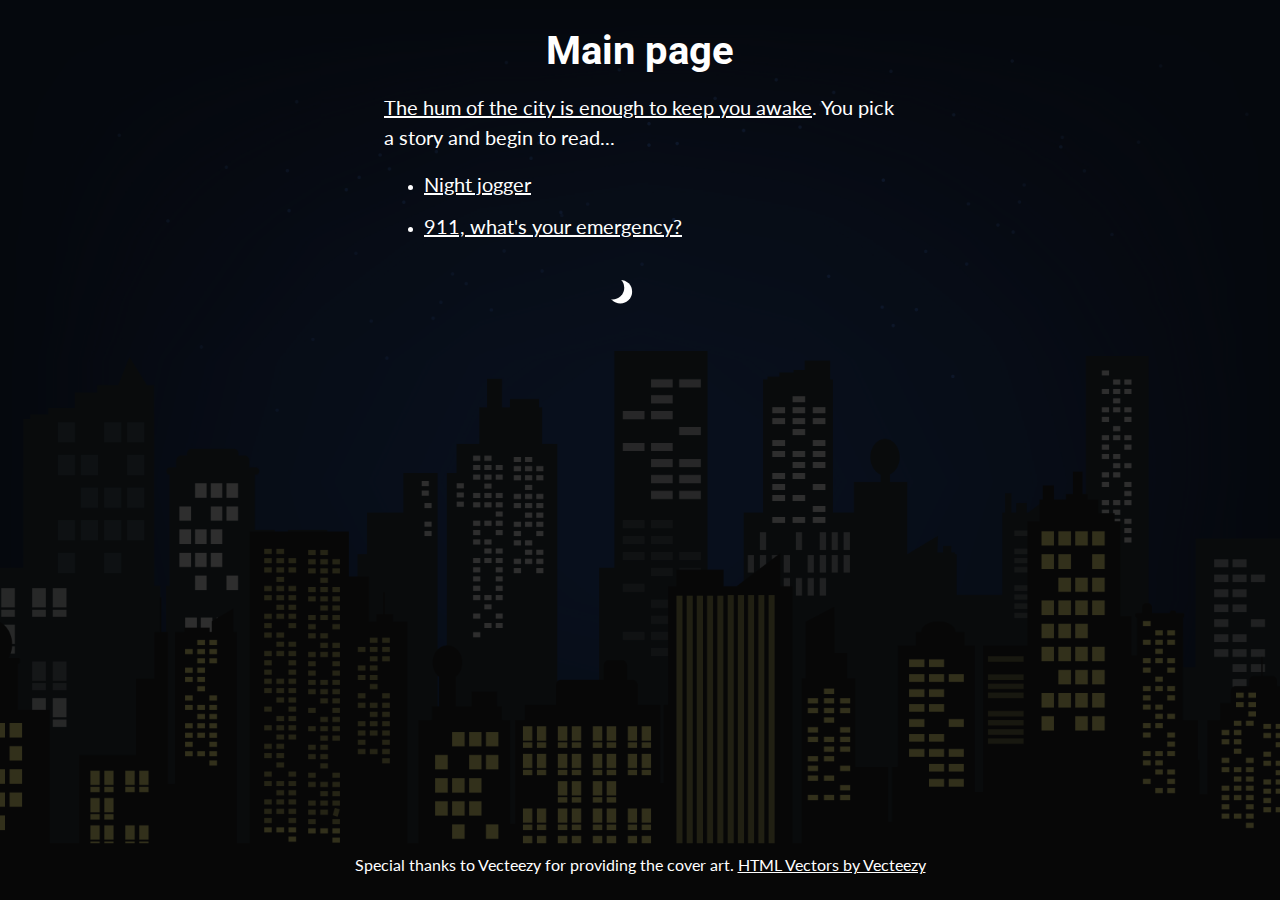
<file: index.html>
<html>
	<head>
		<title>Under the streetlamp</title>
		<link rel="stylesheet" href="streetlamp.css">
	</head>

	<body>
		<div id="cover"></div>
		<div id="main">
			<h1>Main page</h1>
			<br>
			<p><a href="/about">The hum of the city is enough to keep you awake</a>. You pick a story and begin to read...</p>
			<ul>
				<li><a href="/nightjogger">Night jogger</a></li>
				<br>
				<li><a href="/911">911, what's your emergency?</a></li>
			</ul>
			<br>
			<svg viewbox="0 0 130 10" width="100%">
				<defs>
					<mask id="mask" x="0" y="0" width="80" height="30">
						<circle cx="50%" cy="50%" transform="translate(5, 0)" r="3" fill="white"/>
						<circle cx="50%" cy="50%" transform="translate(3, -1)" r="3" fill="black"/>
					</mask>
				</defs>
				<rect x="50%" y="0" width="10" height="10" mask="url(#mask)" fill="white" transform="translate(-10, 0)"/>    
			</svg>
		</div>
		<div id="footer"><p>Special thanks to Vecteezy for providing the cover art. <a target="_blank" href="https://www.vecteezy.com/free-vector/html">HTML Vectors by Vecteezy</a></p></div>
	</body>
</html>
</file>
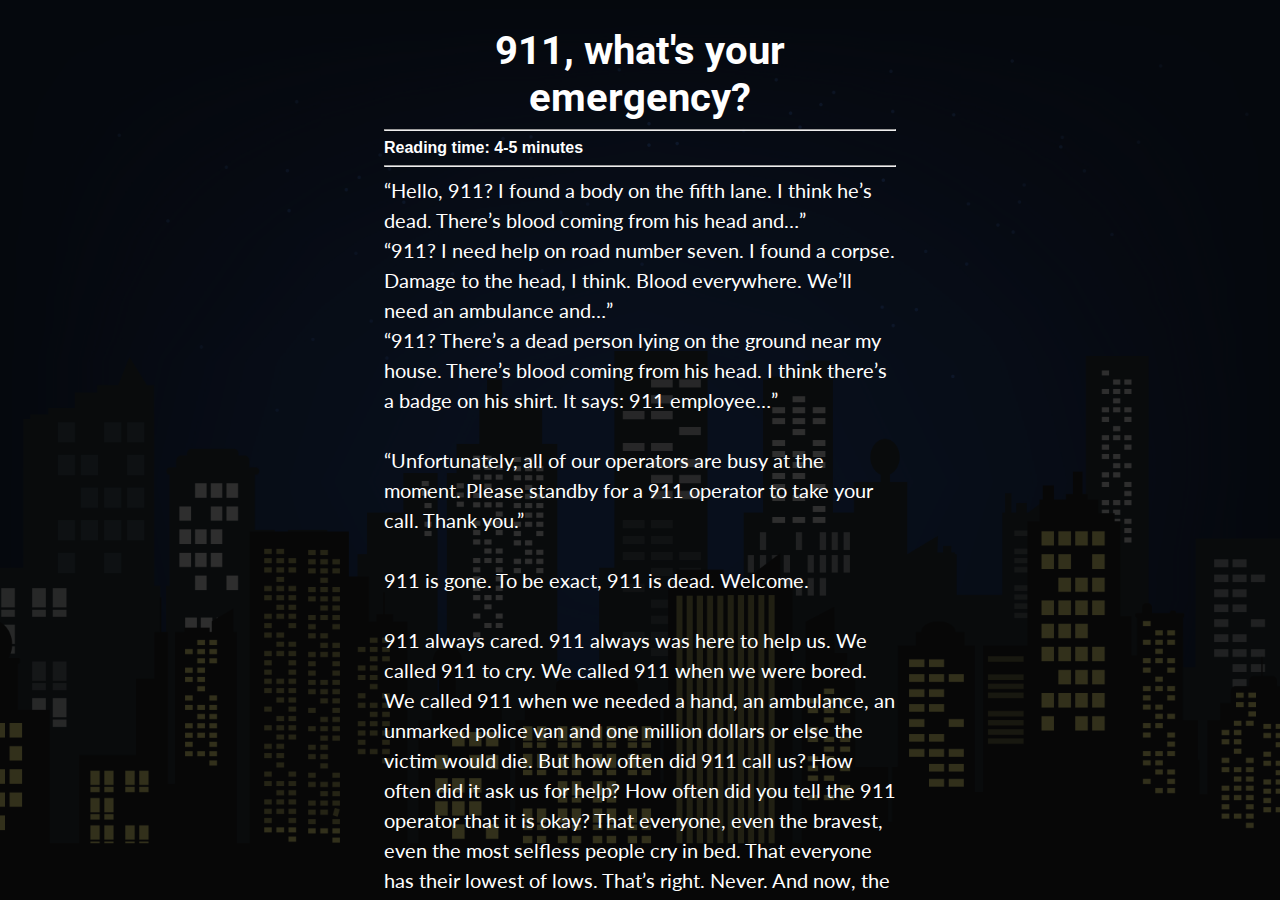
<file: 911.html>
<html>
	<head>
		<title>911, what's your emergency?</title>
		<link rel="stylesheet" href="streetlamp.css">
	</head>

	<body>
		<div id="cover"></div>

		<div id="main" class="text">
			<h1>911, what's your emergency?</h1>
			<hr>
			<strong>Reading time: 4-5 minutes</strong>
			<hr>
		
			<p>“Hello, 911? I found a body on the fifth lane. I think he’s dead. There’s blood coming from his head and…”<br>“911? I need help on road number seven. I found a corpse. Damage to the head, I think. Blood everywhere. We’ll need an ambulance and…”<br>“911? There’s a dead person lying on the ground near my house. There’s blood coming from his head. I think there’s a badge on his shirt. It says: 911 employee…”<br><br>“Unfortunately, all of our operators are busy at the moment. Please standby for a 911 operator to take your call. Thank you.”<br><br>911 is gone. To be exact, 911 is dead. Welcome.<br><br>911 always cared. 911 always was here to help us. We called 911 to cry. We called 911 when we were bored. We called 911 when we needed a hand, an ambulance, an unmarked police van and one million dollars or else the victim would die. But how often did 911 call us? How often did it ask us for help? How often did you tell the 911 operator that it is okay? That everyone, even the bravest, even the most selfless people cry in bed. That everyone has their lowest of lows. That’s right. Never. And now, the emergency line we’ve all loved and trusted is gone. And it is all our fault.<br>But that can’t happen. How can an entire department of civil services simply cease to exist? How can every employee of the 911 emergency line all of a sudden die? That does not make sense. And it shouldn’t make sense. There’s nothing that could have predicted it. Nothing that would show that there was something wrong. They never cried. They never felt bad. At least, we didn’t notice. Yes, they laughed a little bit less. And yes, they may have smiled only when looked at. But everybody has their ups and down. Everybody can feel a bit blue from time to time. Right?<br>And frankly, that is all their fault. They should have reached out. They should have asked for help, like we all do. Like all normal people do. There’s no sense in trying to carry the burden of existence, the burden of helping other people while sacrificing your own health all by yourself. We all suffer, we all suffer from the consequences of being born. And yet we all live, we all cope with it. They should have known that there was something wrong with them, so why didn’t they cry? So why didn’t they ask? So why did they die?<br>…Who are we lying to? It is all our fault. We could have prevented it. If only we knew how to help them. If only we knew they needed help. We were blind, blinded by their kindness and faked happiness. We got used to having a helping hand, a number which we can all dial and complain to. An emergency line that was always there when we needed it. That always listened. That always helped us cry and then soothed us until we fell asleep. If only we looked after it better. If only we cared more. If only we… If only…<br>We can’t make it. We can’t make it without them. The world seems to have lost its meaning now that they’re gone. Is this our punishment? Is this what  they had to go through? Oh god… No sense of fighting when you’ve already lost the match. There’s no sense of trying to swim upwards when you’re already at the bottom. Where is upwards anyway? Where do we go now? What shall we do?<br>What shall we do? What will we do? No one to call to at night. No one’s waiting at home. No one’s made dinner for us. They are gone. And it is all our fault. But through guilt a person can achieve only so much. Action is the engine of our car and guilt is the fuel. We shall take our sorrow, our shame and guilt and we shall drive. And we shall drive until the road ends, until the sun goes down, until the last star in this goddamn universe will die. And then we will say sorry. And then we will cry. And then there would be no one left.<br>911 was with us. It is with us. It will always be. No matter where we are. 911 isn’t a place. It isn’t a thing that’s geographically bound to some building and wires. It isn’t a number that’s only in our phones. It is a number that is in our hearts. And wherever that heart is, whenever it is, the number will always be there. With us.</p>
			<hr>
			<p>Special thanks to Vecteezy for providing the cover art. <a target="_blank" href="https://www.vecteezy.com/free-vector/html">HTML Vectors by Vecteezy</a></p>
		</div>
	</body>
</html>
</file>
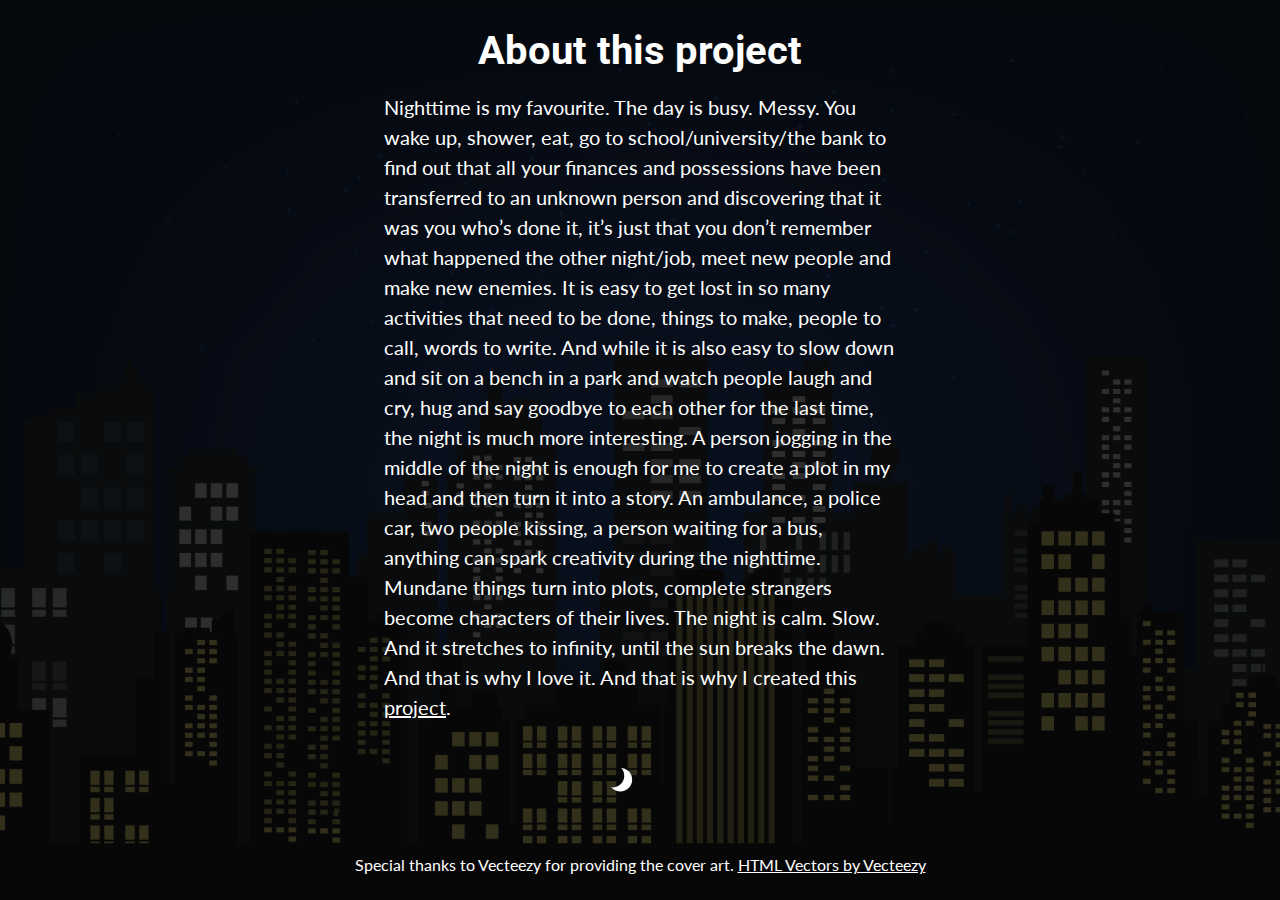
<file: about.html>
<html>
	<head>
		<title>About</title>
		<link rel="stylesheet" href="streetlamp.css">
	</head>

	<body>
		<div id="cover"></div>
		<div id="main">
			<h1>About this project</h1>
			<br>
			<p>Nighttime is my favourite. The day is busy. Messy. You wake up, shower, eat, go to school/university/the bank to find out that all your finances and possessions have been transferred to an unknown person and discovering that it was you who’s done it, it’s just that you don’t remember what happened the other night/job, meet new people and make new enemies. It is easy to get lost in so many activities that need to be done, things to make, people to call, words to write. And while it is also easy to slow down and sit on a bench in a park and watch people laugh and cry, hug and say goodbye to each other for the last time, the night is much more interesting. A person jogging in the middle of the night is enough for me to create a plot in my head and then turn it into a story. An ambulance, a police car, two people kissing, a person waiting for a bus, anything can spark creativity during the nighttime. Mundane things turn into plots, complete strangers become characters of their lives. The night is calm. Slow. And it stretches to infinity, until the sun breaks the dawn. And that is why I love it. And that is why I created this <a href="/nighttime">project</a>.</p>
			<br>
			<svg viewbox="0 0 130 10" width="100%">
				<defs>
					<mask id="mask" x="0" y="0" width="80" height="30">
						<circle cx="50%" cy="50%" transform="translate(5, 0)" r="3" fill="white"/>
						<circle cx="50%" cy="50%" transform="translate(3, -1)" r="3" fill="black"/>
					</mask>
				</defs>
				<rect x="50%" y="0" width="10" height="10" mask="url(#mask)" fill="white" transform="translate(-10, 0)"/>    
			</svg>
		</div>
		<div id="footer"><p>Special thanks to Vecteezy for providing the cover art. <a target="_blank" href="https://www.vecteezy.com/free-vector/html">HTML Vectors by Vecteezy</a></p></div>
	</body>
</html>
</file>
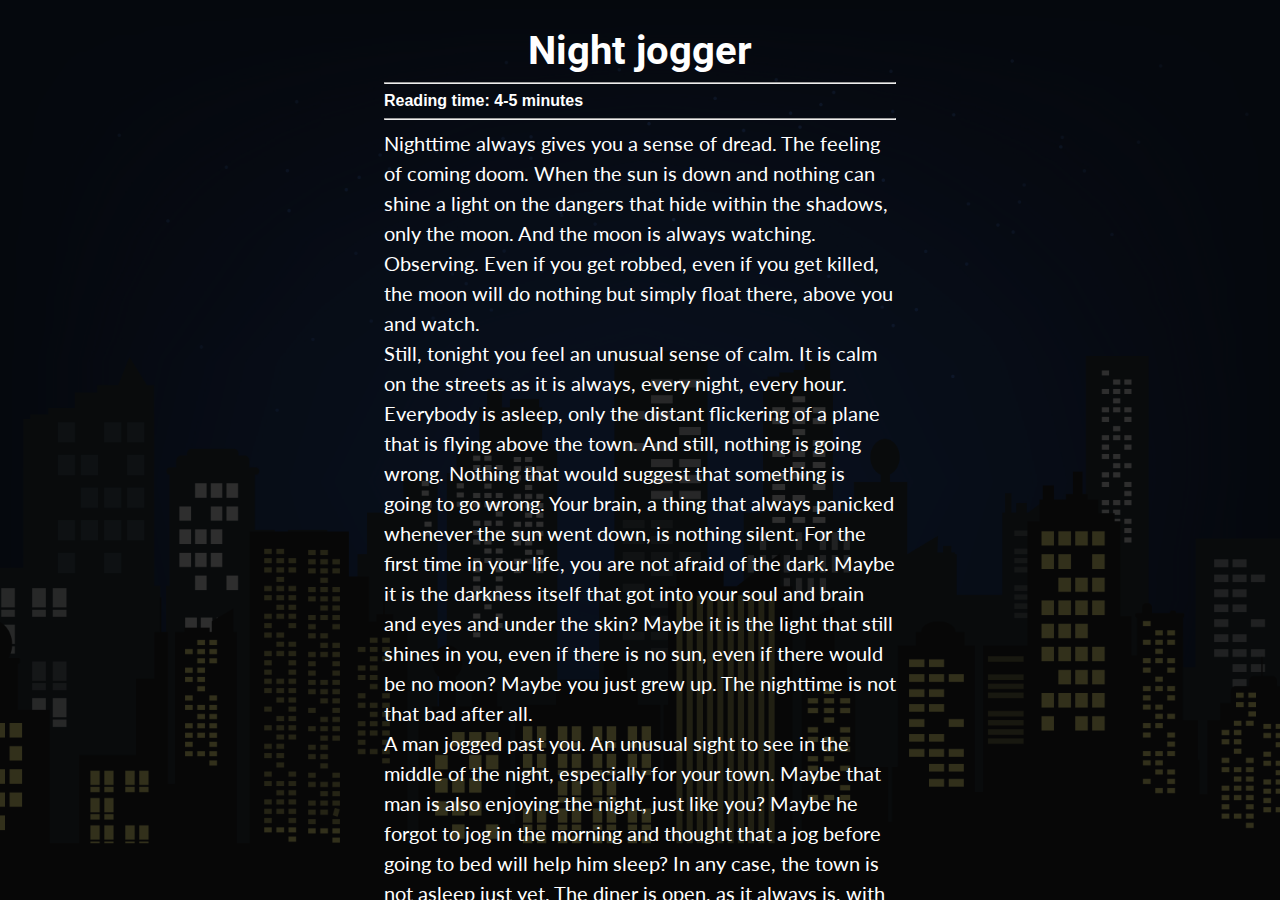
<file: nightjogger.html>
<html>
	<head>
		<title>Night jogger</title>
		<link rel="stylesheet" href="streetlamp.css">
	</head>

	<body>
		<div id="cover"></div>

		<div id="main" class="text">
			<h1>Night jogger</h1>
			<hr>
			<strong>Reading time: 4-5 minutes</strong>
			<hr>
			<p>Nighttime always gives you a sense of dread. The feeling of coming doom. When the sun is down and nothing can shine a light on the dangers that hide within the shadows, only the moon. And the moon is always watching. Observing. Even if you get robbed, even if you get killed, the moon will do nothing but simply float there, above you and watch.<br>Still, tonight you feel an unusual sense of calm. It is calm on the streets as it is always, every night, every hour. Everybody is asleep, only the distant flickering of a plane that is flying above the town. And still, nothing is going wrong. Nothing that would suggest that something is going to go wrong. Your brain, a thing that always panicked whenever the sun went down, is nothing silent. For the first time in your life, you are not afraid of the dark. Maybe it is the darkness itself that got into your soul and brain and eyes and under the skin? Maybe it is the light that still shines in you, even if there is no sun, even if there would be no moon? Maybe you just grew up. The nighttime is not that bad after all.<br>A man jogged past you. An unusual sight to see in the middle of the night, especially for your town. Maybe that man is also enjoying the night, just like you? Maybe he forgot to jog in the morning and thought that a jog before going to bed will help him sleep? In any case, the town is not asleep just yet. The diner is open, as it always is, with you on its stairs that lead to the entrance. And the man who jogged past you is also not asleep. Life continues even when there is no reason to. Life continues even if there is no light that would shine on plants to make them grow. It’s beautiful, isn’t it? The ability not to sleep when you need to.<br>The man jogged past you again. He seems to be running around the block. The diner light showing his face features. His sweaty, red face. His headband. His dark, wide brows. His eyes swiftly glancing at you as he runs by. And you glance at him back. It is a mutual glance. A greeting, of some kind, though you are not sure what this greeting means. Does that mean, “Hey, you’re not asleep too, how cool is that?” or “Hey, why are you not asleep? It’s already midnight”? In any case, it does not matter. Why should it? You greeted each other and that is enough.<br>The moon looks beautiful tonight, doesn’t it? And that plane that is still flying above the little town you live in. Maybe it isn’t a plane after all? Maybe it is a satellite? You wonder how the earth looks from back there. It probably looks small and gorgeous. There, in space, there is no night or day. There is simply vast darkness with balls of flame that float in it seemingly by magic. It probably looks surreal, like being on a stage. Or in a movie. You haven’t seen a movie in a while. Maybe you should. You will probably watch Interstellar again.<br>The man jogged past you. The light still shining bright on his face. Eyes not looking at you, not even glancing. Not even moving. He slowed down and turned around. Then he looked at you and sat down on the steps of the diner. You, with your cup of cold coffee in your hand, and the man who you don’t even know. The night jogger would be an appropriate name for him. At least you think so.<br>You sit there, silent. Not moving, not talking, not even looking at each other. You both stare at the flickering red light in the sky that does not move. Maybe it isn’t a satellite after all. Maybe it is a radio tower, somewhere high on the mountain. You imagine a lonely man sitting in the booth, playing music and chatting with the sleepy town of yours. It is a wonderful job, isn’t it?<br>The man turned his head towards you. You turned your head towards him. You both smiled and then the man stood up and continued running. You will remember this moment. You will remember this night. You know that tomorrow night won’t be special. The feeling of dread and horror will come back, you are sure about that. But just for this quick moment, you are happy. You are in love with the night.</p>
			<hr>
			<p>Special thanks to Vecteezy for providing the cover art. <a target="_blank" href="https://www.vecteezy.com/free-vector/html">HTML Vectors by Vecteezy</a></p>
		</div>
	</body>
</html>
</file>
<file: streetlamp.css>
@import url('https://fonts.googleapis.com/css2?family=Lato&family=Roboto:wght@900&display=swap');

body {
	background-image: url('cityscape_night.jpg');
	background-size: cover;
	color: white;
	overflow: hidden;
	font-family: sans-serif;
}

#cover {
	position: absolute;
	top: 0;
	left: 0;
	width: 100%;
	height: 100%;
	background-color: black;
	opacity: 80%;
}

#main {
	position: absolute;
	top: 0;
	left: 30%;
	width: 40%;
	height: 100%;
	/*background-color: red;*/
	/*color: white;*/
}

#main h1 {
	font-family: 'Roboto', sans-serif;
	font-size: 40px;
	text-align: center;
	margin-bottom: 0;
}

p {
	font-family: 'Lato', sans-serif;
	font-size: 20px;
	line-height: 30px;
	margin-top: 0;
}

#footer {
	position: absolute;
	bottom: 5;
	left: 20%;
	width: 60%;
	height: 30px;
	text-align: center;
}

#footer p {
	line-height: 0px;
	font-size: initial;
}

#footer a {
	font-size: initial;
}

a {
	color: white;
	font-family: 'Lato', sans-serif;
	font-size: 20px;
}

.moon {
	width: 30px;
	height: 30px;
	background-color: white;
	border-radius: 50%;
}

.moon:before {
	content: '';
	display: inline-block;
	height: 30px;
	width: 30px;
	background-color: black;
	border-radius: 50%;
	margin-top: -3px;
	margin-left: -7px;
}

.text {
	overflow: scroll;
	padding-right: 15px;
	margin-top: 0;
}
</file>
